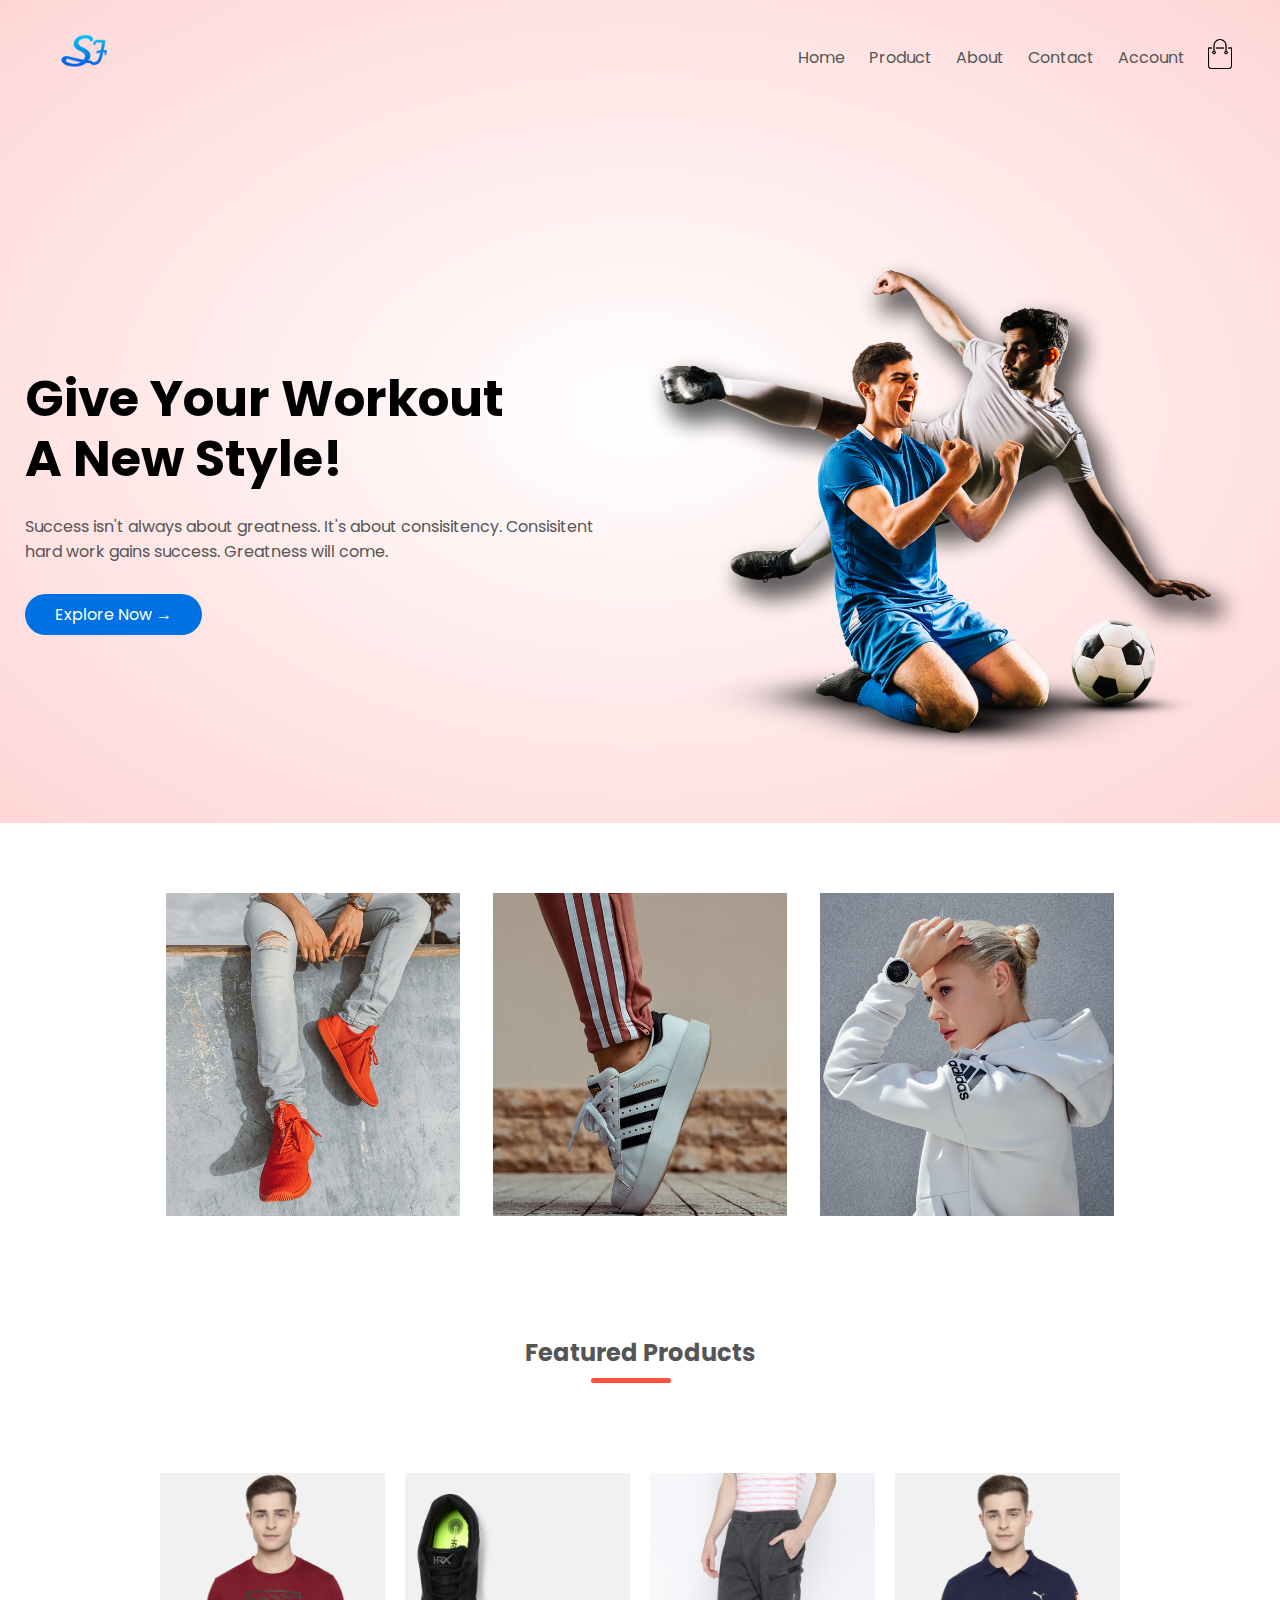
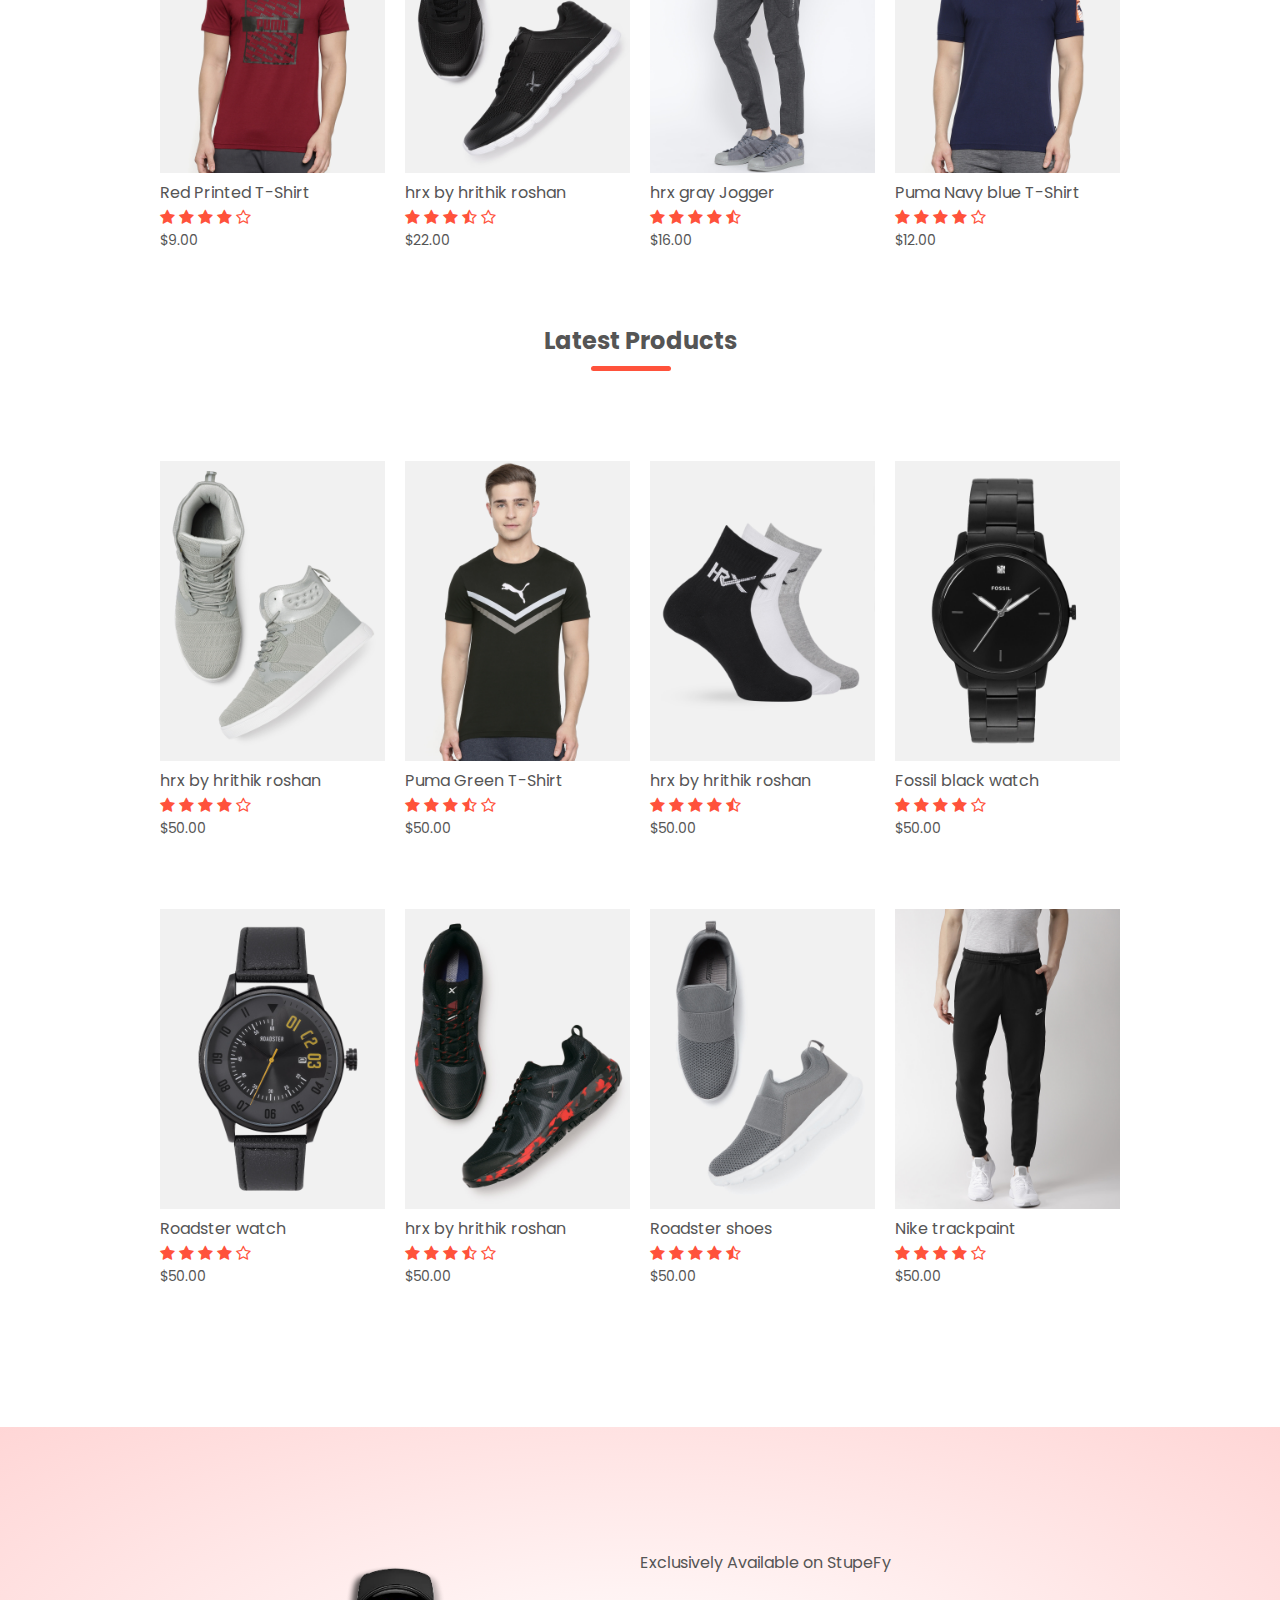
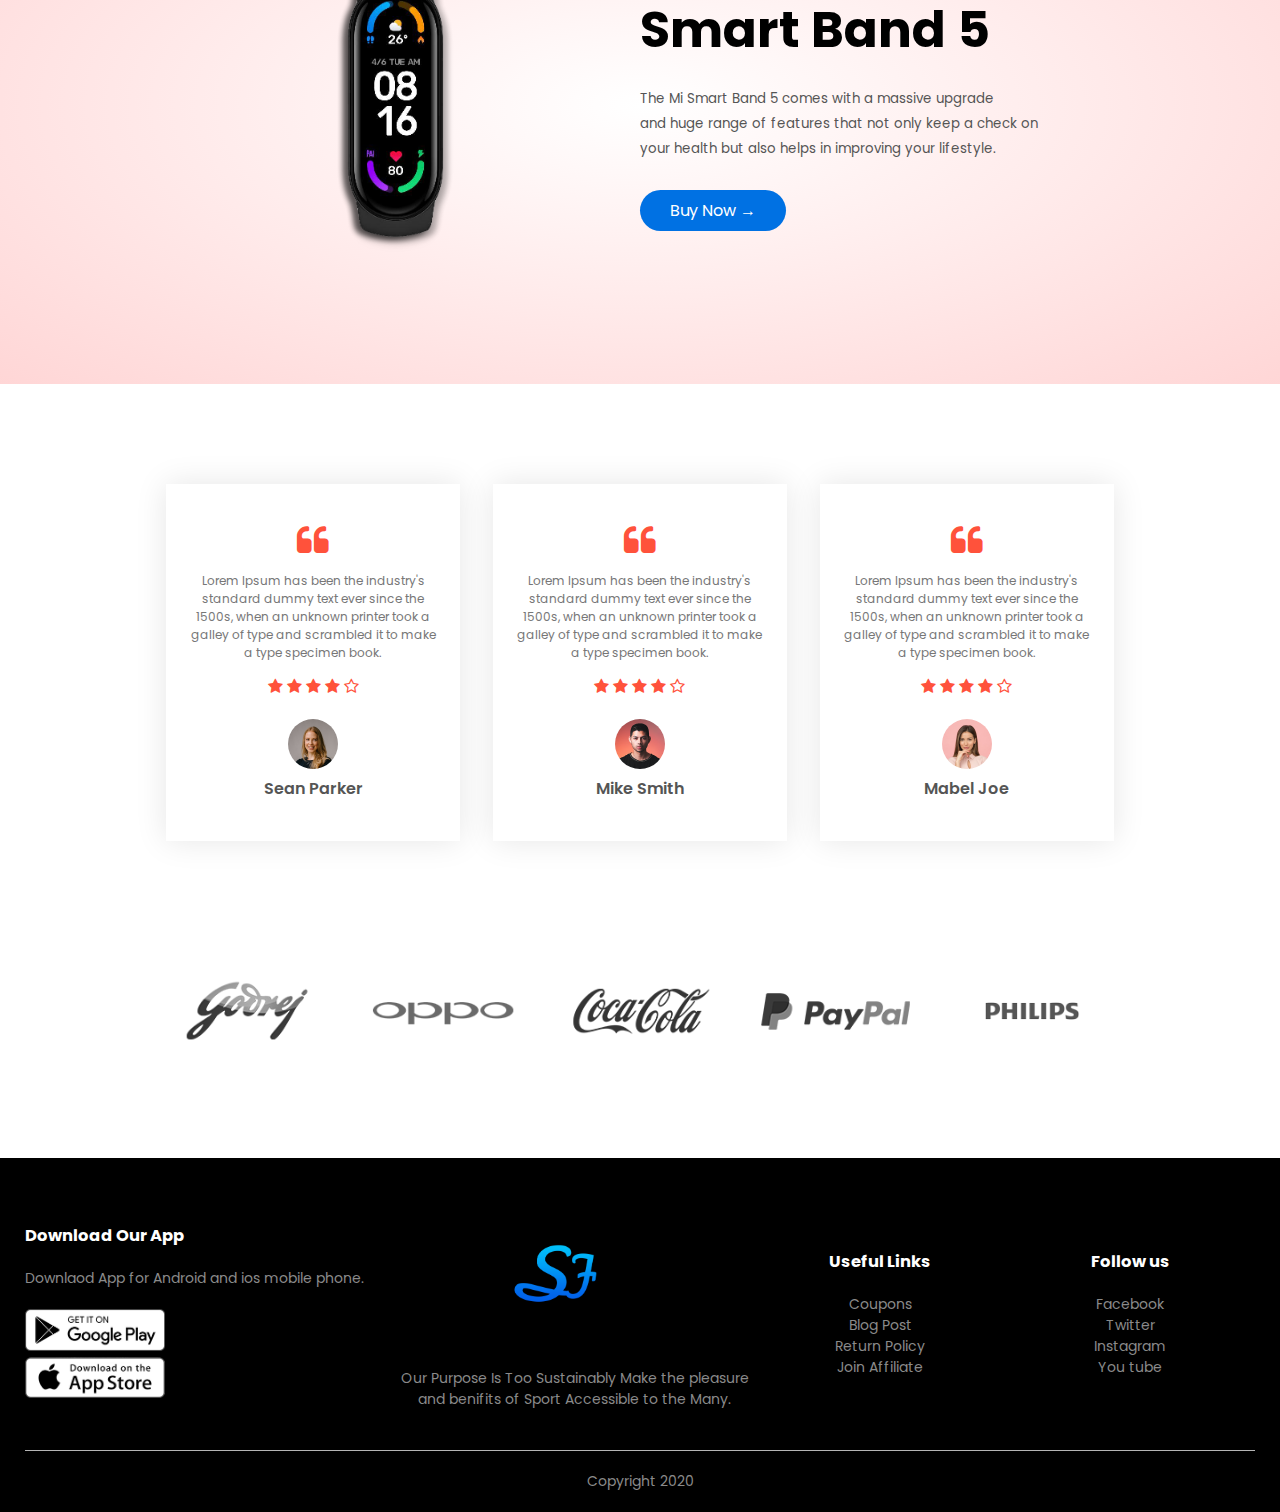
<file: e-commerce/index.html>
<!DOCTYPE html>
<html lang ="en">
<head>
  <meta charset="utf-8">
  <meta name="viewport" content="width= device-width, initial-scale=1.0">
 <title>StupeFy</title>
 
<link rel="shortcut icon" href="images/logo.png">
<link rel="stylesheet" type="text/css" href="style.css">
<link rel="preconnect" href="https://fonts.gstatic.com">
<link href="https://fonts.googleapis.com/css2?family=Poppins:wght@300;400;500;600;700&display=swap" rel="stylesheet">
<link rel="stylesheet"type="text/css" href="https://stackpath.bootstrapcdn.com/font-awesome/4.7.0/css/font-awesome.min.css">
</head>
<body>
             
<div class="header">
    
  
  <div class="container">
    <div class="navbar">
    <div class="logo">
      <img src="images/logo.png" width="100px">
    </div>
    <nav>
             <ul id="myDIV">
                <li><a href="">Home</a></li>
                <li><a href="product.html">Product</a></li>
                <li><a href="">About</a></li>
                <li><a href="">Contact</a></li>
                <li><a href="">Account</a></li>
            </ul>
    </nav>
       <a href=""><img src="images/cart.png" width="30px" height="30px"></a>
       <img src="images/menu.png"class="menu-icon" onclick="myFunction()">
      
    
  </div>
         <div class="row">
         <div class="col-2">
      <h1>Give Your Workout <br> A New Style!</h1>
      <p>Success isn't always about greatness. It's about consisitency. Consisitent<br> hard work gains success. Greatness will come.</p>
      <a href="" class="btn">Explore Now &#8594;</a>
        </div>
    <div class="col-2">
      <img src="images/image1.png">
      
         </div>

  </div>
    
  </div>
              </div>


<!----------------Featured categories--------------->
<div class="categories">
    <div class="small-container">
    
    <div class="row">
            <div class="col-3">
                 <img src="images/category-1.jpg">
            </div>
            <div class="col-3">
                  <img src="images/category-2.jpg">
            </div>
            <div class="col-3">
                  <img src="images/category-3.jpg">
            </div>
    </div>
    </div>
</div>

<!----------------Featured products--------------->
<div class="small-container">
  <h2 class="title">Featured Products</h2>
  <div class="row">
    <div class="col-4">
    <img src="images/product-1.jpg">
    <h4> Red Printed T-Shirt</h4>
    <div class="rating">
      
      <i class="fa fa-star"></i>
      <i class="fa fa-star"></i>
      <i class="fa fa-star"></i>
      <i class="fa fa-star"></i>
      <i class="fa fa-star-o"></i>
      
    </div>
    <p>$9.00</p>

  </div>
     <div class="col-4">
    <img src="images/product-2.jpg">
    <h4> hrx by hrithik roshan</h4>
    <div class="rating">
      
      <i class="fa fa-star"></i>
      <i class="fa fa-star"></i>
      <i class="fa fa-star"></i>
      <i class="fa fa-star-half-o"></i>
      <i class="fa fa-star-o"></i>
      
    </div>
    <p>$22.00</p>

  </div>
     <div class="col-4">
    <img src="images/product-3.jpg">
    <h4> hrx  gray Jogger</h4>
    <div class="rating">
      
      <i class="fa fa-star"></i>
      <i class="fa fa-star"></i>
      <i class="fa fa-star"></i>
      <i class="fa fa-star"></i>
      <i class="fa fa-star-half-o"></i>
      
    </div>
    <p>$16.00</p>

  </div>
     <div class="col-4">
    <img src="images/product-4.jpg">
    <h4> Puma Navy blue T-Shirt</h4>
    <div class="rating">
      
      <i class="fa fa-star"></i>
      <i class="fa fa-star"></i>
      <i class="fa fa-star"></i>
      <i class="fa fa-star"></i>
      <i class="fa fa-star-o"></i>
      
    </div>
    <p>$12.00</p>

  </div>
</div>
<!----------------Latest products--------------->


            <h2 class="title">Latest Products</h2>
             <div class="row">
    <div class="col-4">
    <img src="images/product-5.jpg">
    <h4> hrx by hrithik roshan</h4>
    <div class="rating">
      <i class="fa fa-star"></i>
      <i class="fa fa-star"></i>
      <i class="fa fa-star"></i>
      <i class="fa fa-star"></i>
      <i class="fa fa-star-o"></i>
      
    </div>
    <p>$50.00</p>

  </div>
     <div class="col-4">
    <img src="images/product-6.jpg">
    <h4> Puma Green T-Shirt</h4>
    <div class="rating">
      <i class="fa fa-star"></i>
      <i class="fa fa-star"></i>
      <i class="fa fa-star"></i>
      <i class="fa fa-star-half-o"></i>
      <i class="fa fa-star-o"></i>
      
    </div>
    <p>$50.00</p>

  </div>
     <div class="col-4">
    <img src="images/product-7.jpg">
    <h4> hrx by hrithik roshan</h4>
    <div class="rating">
      <i class="fa fa-star"></i>
      <i class="fa fa-star"></i>
      <i class="fa fa-star"></i>
      <i class="fa fa-star"></i>
      <i class="fa fa-star-half-o"></i>
      
    </div>
    <p>$50.00</p>

  </div>
     <div class="col-4">
    <img src="images/product-8.jpg">
    <h4> Fossil black watch</h4>
    <div class="rating">
      <i class="fa fa-star"></i>
      <i class="fa fa-star"></i>
      <i class="fa fa-star"></i>
      <i class="fa fa-star"></i>
      <i class="fa fa-star-o"></i>
      
    </div>
    <p>$50.00</p>

  </div>
  <div class="row">
    <div class="col-4">
    <img src="images/product-9.jpg">
    <h4> Roadster watch</h4>
    <div class="rating">
      <i class="fa fa-star"></i>
      <i class="fa fa-star"></i>
      <i class="fa fa-star"></i>
      <i class="fa fa-star"></i>
      <i class="fa fa-star-o"></i>
      
    </div>
    <p>$50.00</p>

  </div>
     <div class="col-4">
    <img src="images/product-10.jpg">
    <h4> hrx by hrithik roshan</h4>
    <div class="rating">
      <i class="fa fa-star"></i>
      <i class="fa fa-star"></i>
      <i class="fa fa-star"></i>
      <i class="fa fa-star-half-o"></i>
      <i class="fa fa-star-o"></i>
      
    </div>
    <p>$50.00</p>

  </div>
     <div class="col-4">
    <img src="images/product-11.jpg">
    <h4> Roadster shoes</h4>
    <div class="rating">
      <i class="fa fa-star"></i>
      <i class="fa fa-star"></i>
      <i class="fa fa-star"></i>
      <i class="fa fa-star"></i>
      <i class="fa fa-star-half-o"></i>
      
    </div>
    <p>$50.00</p>

  </div>
     <div class="col-4">
    <img src="images/product-12.jpg">
    <h4> Nike trackpaint</h4>
    <div class="rating">
      <i class="fa fa-star"></i>
      <i class="fa fa-star"></i>
      <i class="fa fa-star"></i>
      <i class="fa fa-star"></i>
      <i class="fa fa-star-o"></i>
      
    </div>
    <p>$50.00</p>

  </div>
</div>

</div>

</div>

<!---------------offer--------------->
<div class="offer">
  <div class="small-container">
    <div class="row">
      <div class="col-2">
        <img src="images/exclusive.png" class="offer-img">
      </div>
      <div class="col-2">
        <p>Exclusively Available on StupeFy</p>
        <h1>Smart Band 5</h1>
        <small>
                 The Mi Smart Band 5 comes with a massive upgrade <br>and huge range of features that not only keep a check on 
                 <br>your health but also helps in improving your lifestyle.
        </small>
        <a href="" class="btn"> Buy Now &#8594;</a>
      </div>
    </div>
  </div>
</div>

 <!----------------testimonial--------------->    
          <div class="testimonial">
            <div class="small-container">
              <div class="row">
                <div class="col-3">
                   <i class="fa fa-quote-left"></i>
                  <p>Lorem Ipsum has been the industry's standard dummy text ever since the 1500s, when an unknown printer took a galley of type and scrambled it to make a type specimen book.</p>
                  <div class="rating">
      <i class="fa fa-star"></i>
      <i class="fa fa-star"></i>
      <i class="fa fa-star"></i>
      <i class="fa fa-star"></i>
      <i class="fa fa-star-o"></i>
      
    </div>
    <img src="images/user-1.png">
    <h3>Sean Parker</h3>
                </div>
                 <div class="col-3">
                   <i class="fa fa-quote-left"></i>
                  <p>Lorem Ipsum has been the industry's standard dummy text ever since the 1500s, when an unknown printer took a galley of type and scrambled it to make a type specimen book.</p>
                  <div class="rating">
      <i class="fa fa-star"></i>
      <i class="fa fa-star"></i>
      <i class="fa fa-star"></i>
      <i class="fa fa-star"></i>
      <i class="fa fa-star-o"></i>
      
    </div>
    <img src="images/user-2.png">
    <h3>Mike Smith</h3>
                </div>
                 <div class="col-3">
                   <i class="fa fa-quote-left"></i>
                  <p>Lorem Ipsum has been the industry's standard dummy text ever since the 1500s, when an unknown printer took a galley of type and scrambled it to make a type specimen book.</p>
                  <div class="rating">
      <i class="fa fa-star"></i>
      <i class="fa fa-star"></i>
      <i class="fa fa-star"></i>
      <i class="fa fa-star"></i>
      <i class="fa fa-star-o"></i>
      
    </div>
    <img src="images/user-3.png">
    <h3>Mabel Joe</h3>
                </div>
              </div>
            </div>
          </div>

<!----------------brands--------------->
<div class="brands">
  <div class="small-container">
    <div class="row">
      <div class="col-5">
        <img src="images/logo-godrej.png">

      </div>
      <div class="col-5">
        <img src="images/logo-oppo.png">

      </div>
      <div class="col-5">
        <img src="images/logo-coca-cola.png">

      </div>
      <div class="col-5">
        <img src="images/logo-paypal.png">

      </div>
      <div class="col-5">
        <img src="images/logo-philips.png">

      </div>
    
    </div>
  </div>
</div> 

<!-----------------footer---------------->
<div class="footer">
  <div class="container">
    <div class="row">
      <div class="footer-col-1">
        <h3>Download Our App</h3>
        <p>Downlaod App for Android and ios mobile phone. </p>
           <div class="app-logo">
          
          <li><a href=""><img src="images/play-store.png"></a></li>
          <li><a href=""><img src="images/app-store.png"></a></li>
          
          </div>
      </div>
      <div class="footer-col-2">
        <img src="images/logo-white.png">
        <p>Our Purpose Is Too Sustainably Make the pleasure and benifits of Sport Accessible to the Many. </p>
      </div>
      <div class="footer-col-3">
        <h3>Useful Links</h3>
        <ul>
          <li>Coupons</li>
          <li>Blog Post</li>
          <li>Return Policy</li>
          <li>Join Affiliate</li>
        </ul>
      </div>
      <div class="footer-col-4">
        <h3>Follow us</h3>
        <ul>
          <li>Facebook</li>
          <li>Twitter</li>
          <li>Instagram</li>
          <li>You tube</li>
        </ul>
      </div>
    </div>
    <hr>
    <p class="copyright">Copyright 2020 </p>
  </div>
</div>          
<!--------- js for toggle menu ---------->

<script>
  var myDIV = document.getElementById("myDIV");
  myDIV.style.maxHeight ="0px";
function myFunction() {
  
  if (myDIV.style.maxHeight === "0px") 
  {
    myDIV.style.maxHeight ="200px";
  } 
  else 
  {
    myDIV.style.maxHeight ="0px";
  }
}
</script>

</body>
</html>
</file>
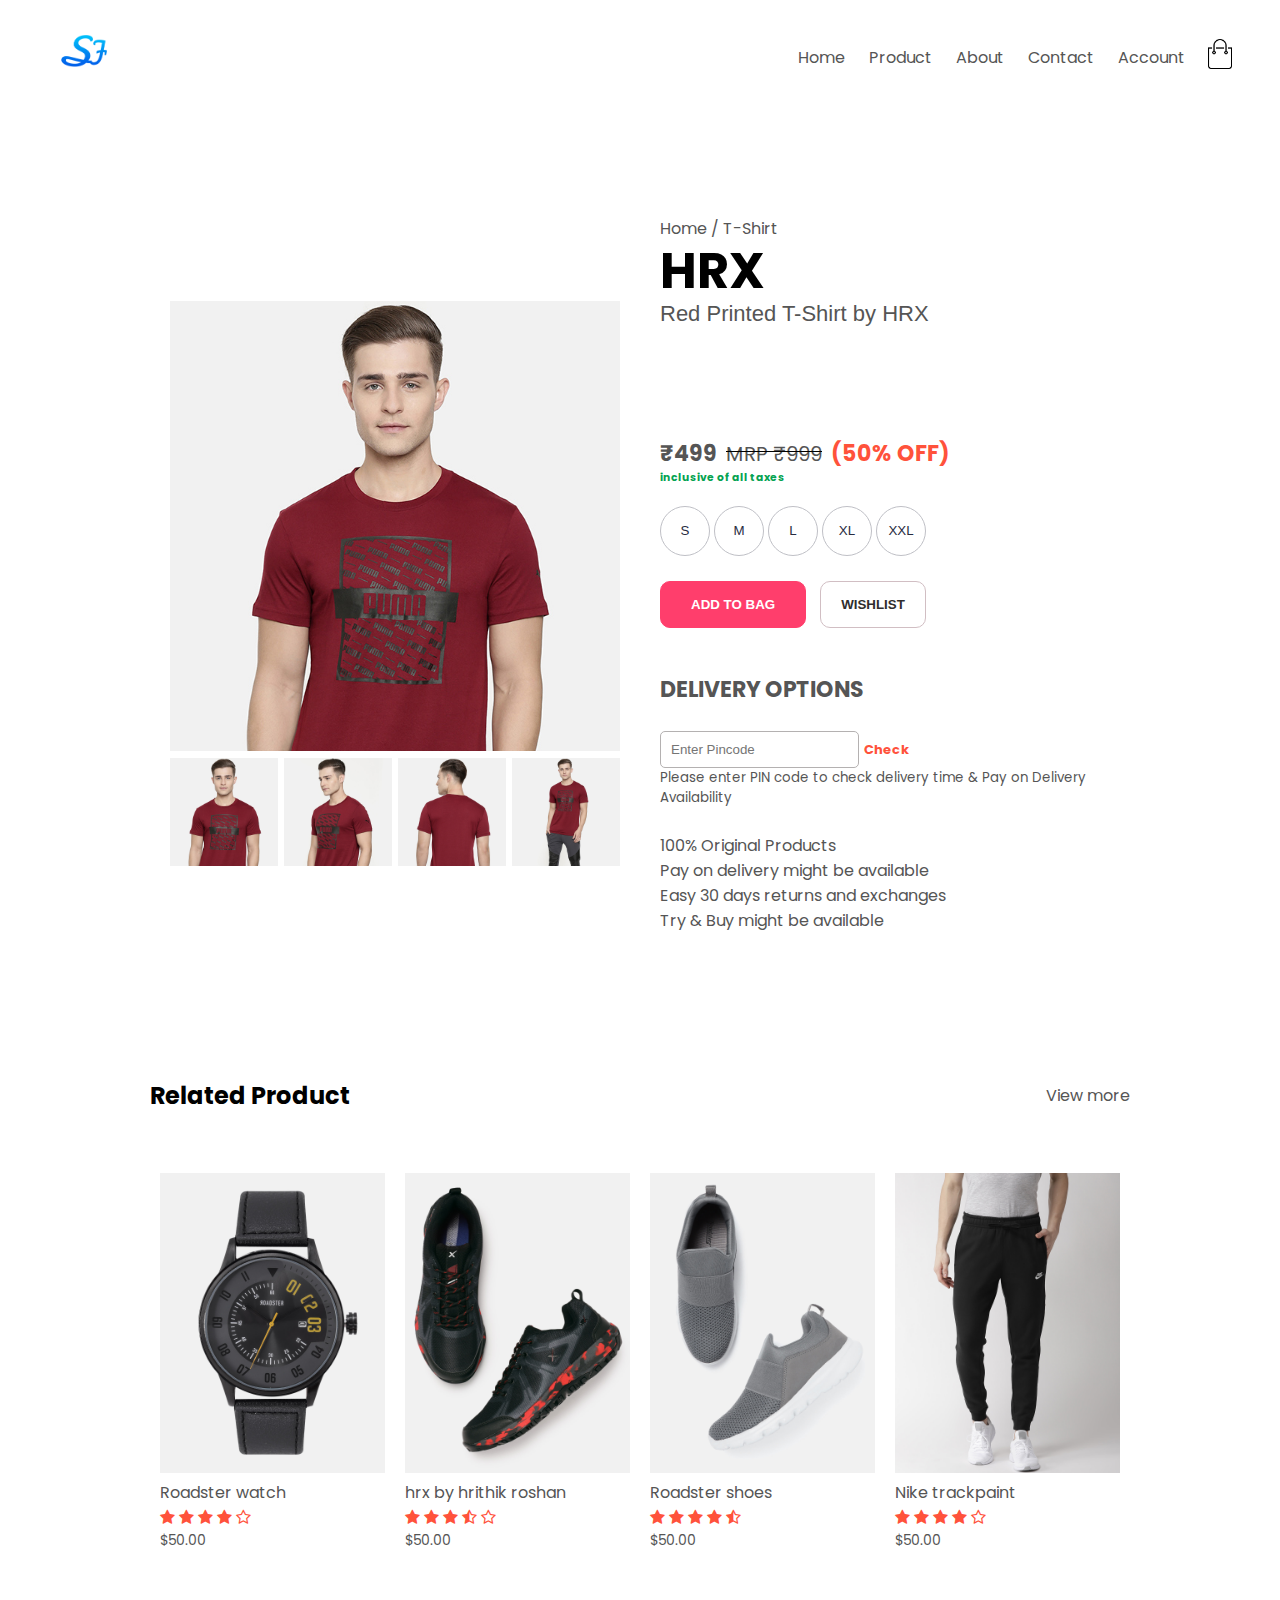
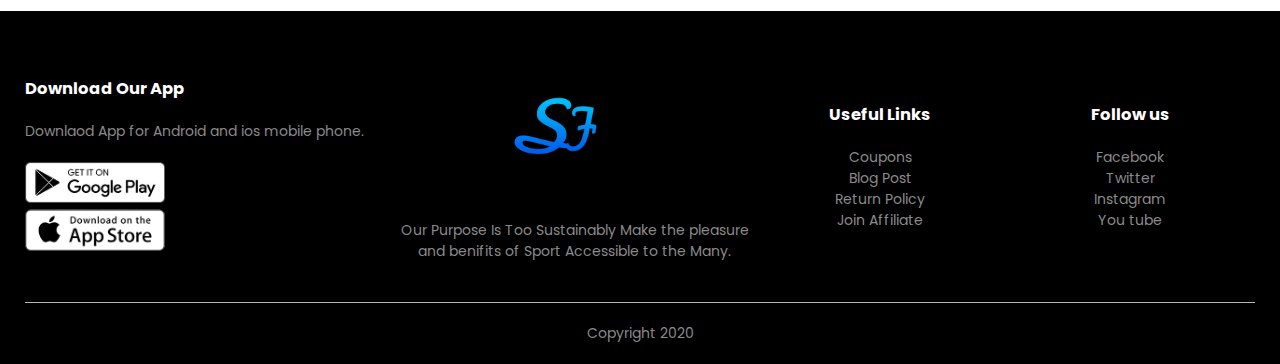
<file: e-commerce/product-details.html>
<!DOCTYPE html>
<html lang ="en">
<head>
  <meta charset="utf-8">
  <meta name="viewport" content="width= device-width, initial-scale=1.0">
 <title>Product Details</title>
 
<link rel="shortcut icon" href="images/logo.png">
<link rel="stylesheet" type="text/css" href="style.css">
<link rel="preconnect" href="https://fonts.gstatic.com">
<link href="https://fonts.googleapis.com/css2?family=Poppins:wght@300;400;500;600;700&display=swap" rel="stylesheet">
<link rel="stylesheet"type="text/css" href="https://stackpath.bootstrapcdn.com/font-awesome/4.7.0/css/font-awesome.min.css">
</head>
<body>
    
        <div class="container">
            <div class="navbar">
                <div class="logo">
                    <img src="images/logo.png" width="100px">
                </div>
                  <nav>
                    <ul id="myDIV">
                        <li><a href="index.html">Home</a></li>
                        <li><a href="product.html">Product</a></li>
                        <li><a href="">About</a></li>
                        <li><a href="">Contact</a></li>
                        <li><a href="">Account</a></li>
                    </ul>
                  </nav>

                  <a href=""><img src="images/cart.png" width="30px" height="30px"></a>
                  <img src="images/menu.png"class="menu-icon" onclick="myFunction()">
            </div>
        </div>


        <!-- -----------Sigle Product Details--------------- -->

        <div class="small-container single-product">
          <div class="row">
            <div class="col-2">
              <img src="images/gallery-1.jpg" width="100%" alt="" id="ProductImg">

              <div class="small-img-row">
                <div class="small-img-col">
                  <img src="images/gallery-1.jpg" width="100%" alt="" class="small-img">
                </div>
                <div class="small-img-col">
                  <img src="images/gallery-2.jpg" width="100%" alt="" class="small-img">
                </div>
                <div class="small-img-col">
                  <img src="images/gallery-3.jpg" width="100%" alt="" class="small-img">
                </div>
                <div class="small-img-col">
                  <img src="images/gallery-4.jpg" width="100%" alt="" class="small-img">
                </div>
              </div>

            </div>

            <div class="col-2">
              <p>Home / T-Shirt</p>
              <div class="product-title">                
                <h1>HRX</h1>
                <p>Red Printed T-Shirt by HRX</p> 
              </div>
                           
              <div class="price">
                <h4>₹499</h4>                
                <del><h4>MRP ₹999</h4></del>
                <span><h4>(50% OFF)</h4></span>                
              </div>
              <h6>inclusive of all taxes</h6>
              <div class="size">
                <button>S</button>
                <button>M</button>
                <button>L</button>
                <button>XL</button>
                <button>XXL</button>
              </div>
             
              <br>
              <div class="bag-wishlist">
                <button id="bag">ADD TO BAG</button>
                <button id="wishlist">WISHLIST</button>
              </div> 
              <br>
              <h4>DELIVERY OPTIONS</h4>    
              <br>     
              <input type="text" name="pincode" placeholder="Enter Pincode" required><label style="font-size: small; font-weight: 700; color:#ff523b; cursor: pointer;" for="pincode">Check</label>
              <p style="font-size: smaller;">Please enter PIN code to check delivery time & Pay on Delivery Availability</p>
              <br>
              <pre style="font-family: 'Poppins', sans-serif; color: #555;">
100% Original Products
Pay on delivery might be available
Easy 30 days returns and exchanges
Try & Buy might be available
              </pre>
            </div>
          </div>
        </div>
        
        <!-- ------------title---------- -->
        <div class="small-container">
          <div class="row row-2">
            <h2>Related Product</h2>
            <p>View more</p>
          </div>
        </div>


<!-- -----------products------- -->


<div class="small-container">  

      <div class="row">

        <div class="col-4">
          <img src="images/product-9.jpg">
          <h4> Roadster watch</h4>
          <div class="rating">
            <i class="fa fa-star"></i>
            <i class="fa fa-star"></i>
            <i class="fa fa-star"></i>
            <i class="fa fa-star"></i>
            <i class="fa fa-star-o"></i>            
          </div>
          <p>$50.00</p>      
        </div>

        <div class="col-4">
          <img src="images/product-10.jpg">
          <h4> hrx by hrithik roshan</h4>
          <div class="rating">
            <i class="fa fa-star"></i>
            <i class="fa fa-star"></i>
            <i class="fa fa-star"></i>
            <i class="fa fa-star-half-o"></i>
            <i class="fa fa-star-o"></i>            
          </div>
          <p>$50.00</p>      
        </div>

        <div class="col-4">
          <img src="images/product-11.jpg">
          <h4> Roadster shoes</h4>
          <div class="rating">
            <i class="fa fa-star"></i>
            <i class="fa fa-star"></i>
            <i class="fa fa-star"></i>
            <i class="fa fa-star"></i>
            <i class="fa fa-star-half-o"></i>            
          </div>
          <p>$50.00</p>      
        </div>

        <div class="col-4">
          <img src="images/product-12.jpg">
          <h4> Nike trackpaint</h4>
          <div class="rating">
            <i class="fa fa-star"></i>
            <i class="fa fa-star"></i>
            <i class="fa fa-star"></i>
            <i class="fa fa-star"></i>
            <i class="fa fa-star-o"></i>            
          </div>
          <p>$50.00</p>      
        </div>

      </div>

  </div>
 

  
</div>

<!-----------------footer---------------->
<div class="footer">
  <div class="container">
    <div class="row">
      <div class="footer-col-1">
        <h3>Download Our App</h3>
        <p>Downlaod App for Android and ios mobile phone. </p>
           <div class="app-logo">
          
          <li><a href=""><img src="images/play-store.png"></a></li>
          <li><a href=""><img src="images/app-store.png"></a></li>
          
          </div>
      </div>

      <div class="footer-col-2">
        <img src="images/logo-white.png">
        <p>Our Purpose Is Too Sustainably Make the pleasure and benifits of Sport Accessible to the Many. </p>
      </div>

      <div class="footer-col-3">
        <h3>Useful Links</h3>
        <ul>
          <li>Coupons</li>
          <li>Blog Post</li>
          <li>Return Policy</li>
          <li>Join Affiliate</li>
        </ul>
      </div>

      <div class="footer-col-4">
        <h3>Follow us</h3>
        <ul>
          <li>Facebook</li>
          <li>Twitter</li>
          <li>Instagram</li>
          <li>You tube</li>
        </ul>
      </div>
      
    </div>
    <hr>
    <p class="copyright">Copyright 2020 </p>
  </div>
</div>          
<!--------- js for toggle menu ---------->

<script>
  var myDIV = document.getElementById("myDIV");
  myDIV.style.maxHeight ="0px";
function myFunction() {
  
  if (myDIV.style.maxHeight === "0px") 
  {
    myDIV.style.maxHeight ="200px";
  } 
  else 
  {
    myDIV.style.maxHeight ="0px";
  }
}
</script>

<!-- ------------js for product gallery------------- -->

<script>
  var ProductImg = document.getElementById("ProductImg");
  var SmallImg = document.getElementsByClassName("small-img");

  SmallImg[0].onclick = function(){
    ProductImg.src = SmallImg[0].src;
  }
  SmallImg[1].onclick = function(){
    ProductImg.src = SmallImg[1].src;
  }
  SmallImg[2].onclick = function(){
    ProductImg.src = SmallImg[2].src;
  }
  SmallImg[3].onclick = function(){
    ProductImg.src = SmallImg[3].src;
  }

</script>

</body>
</html>
</file>
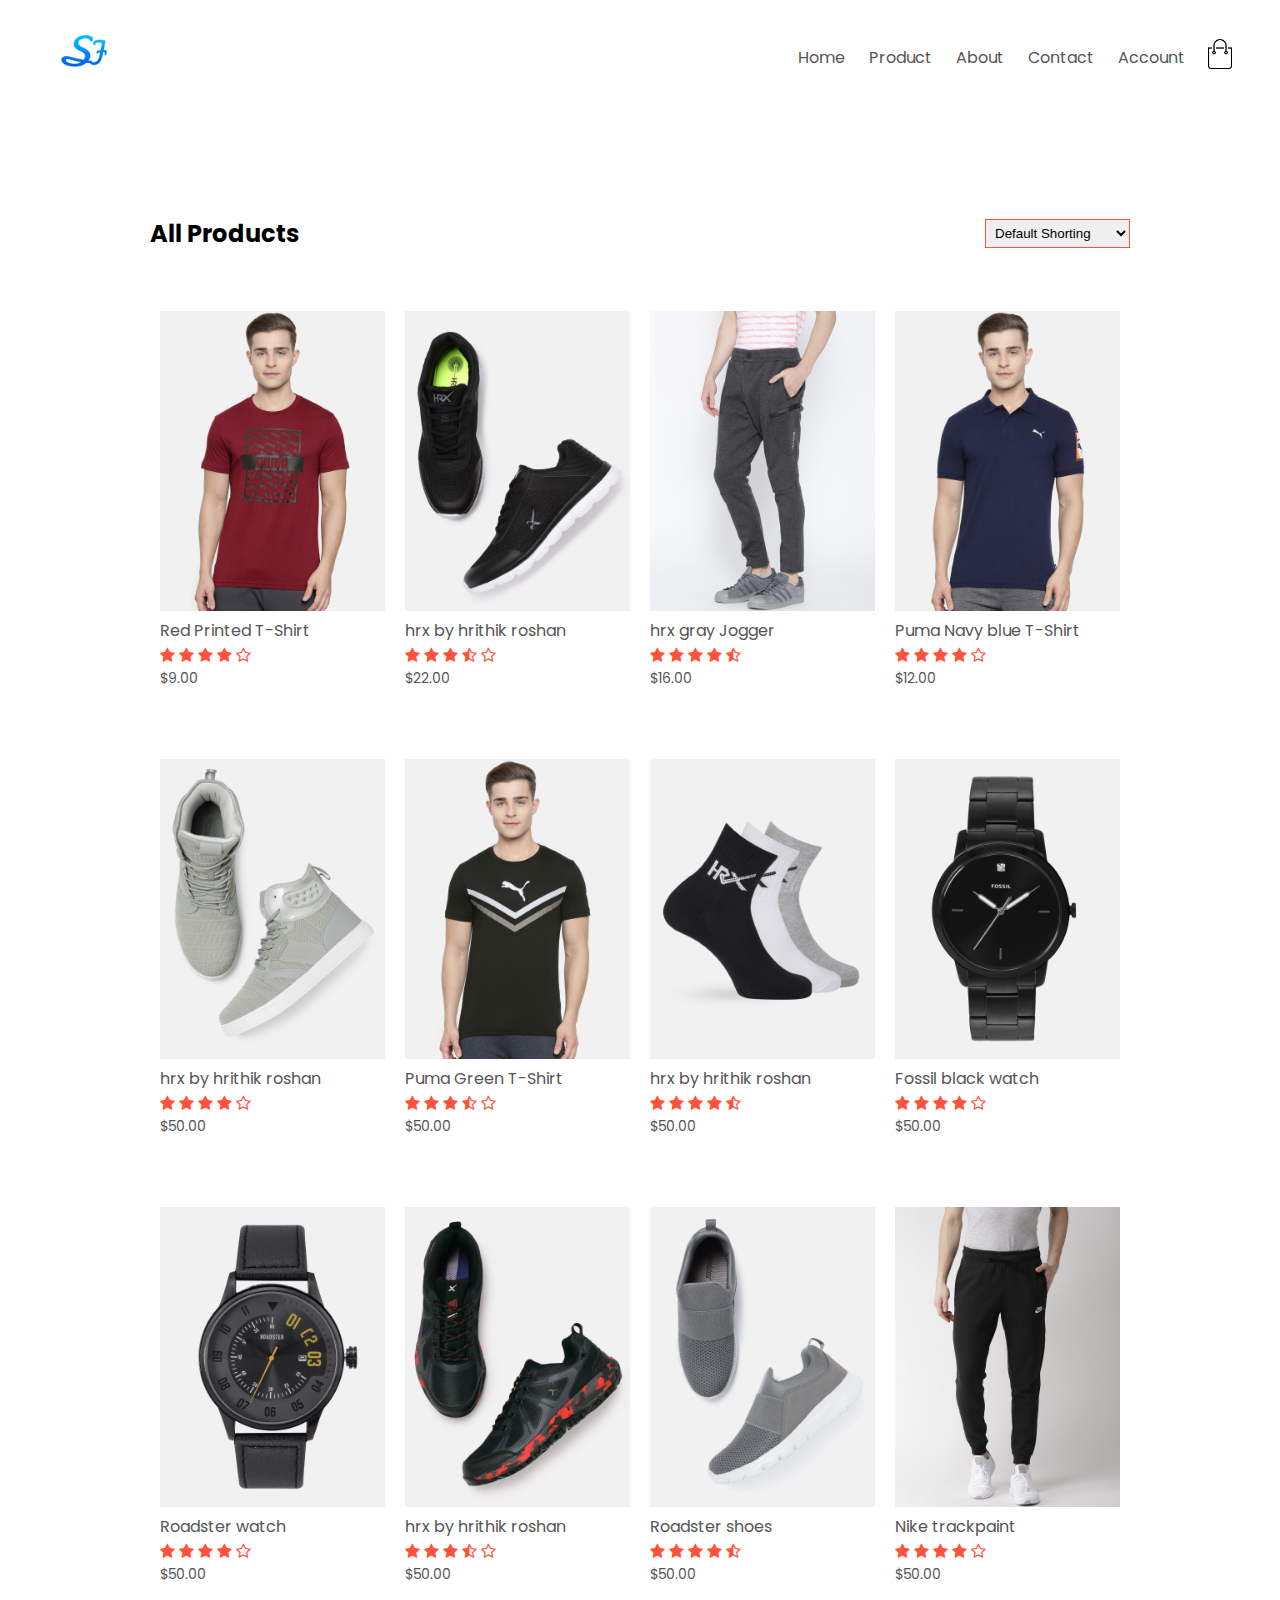
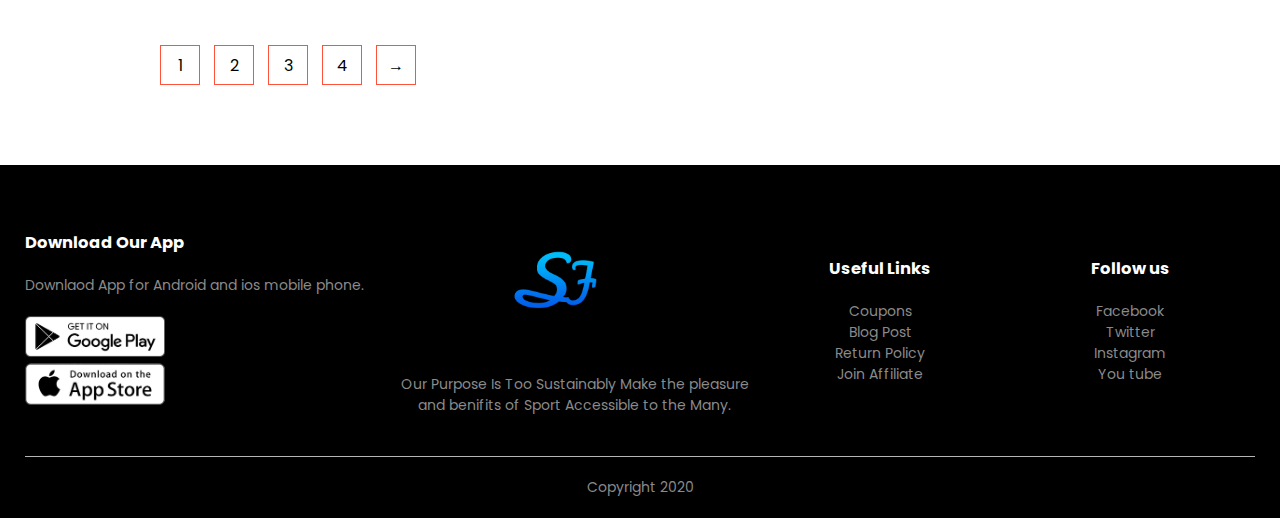
<file: e-commerce/product.html>
<!DOCTYPE html>
<html lang ="en">
<head>
  <meta charset="utf-8">
  <meta name="viewport" content="width= device-width, initial-scale=1.0">
 <title>All Product</title>
 
<link rel="shortcut icon" href="images/logo.png">
<link rel="stylesheet" type="text/css" href="style.css">
<link rel="preconnect" href="https://fonts.gstatic.com">
<link href="https://fonts.googleapis.com/css2?family=Poppins:wght@300;400;500;600;700&display=swap" rel="stylesheet">
<link rel="stylesheet"type="text/css" href="https://stackpath.bootstrapcdn.com/font-awesome/4.7.0/css/font-awesome.min.css">
</head>
<body>
    
        <div class="container">
            <div class="navbar">
                <div class="logo">
                    <img src="images/logo.png" width="100px">
                </div>
                  <nav>
                    <ul id="myDIV">
                        <li><a href="index.html">Home</a></li>
                        <li><a href="">Product</a></li>
                        <li><a href="">About</a></li>
                        <li><a href="">Contact</a></li>
                        <li><a href="">Account</a></li>
                    </ul>
                  </nav>

                  <a href=""><img src="images/cart.png" width="30px" height="30px"></a>
                  <img src="images/menu.png"class="menu-icon" onclick="myFunction()">
            </div>
        </div>
    


<div class="small-container">

    <div class="row row-2">
        <h2>All Products</h2>
        <select>
            <option>Default Shorting</option>
            <option>Short By price</option>
            <option>Short By popularity</option>
            <option>Short By rating</option>
            <option>Short By sell</option>
        </select>
    </div>
    
    <div class="row">
      <div class="col-4">
      <img src="images/product-1.jpg">
      <h4> Red Printed T-Shirt</h4>
      <div class="rating">
        
        <i class="fa fa-star"></i>
        <i class="fa fa-star"></i>
        <i class="fa fa-star"></i>
        <i class="fa fa-star"></i>
        <i class="fa fa-star-o"></i>
        
      </div>
      <p>$9.00</p>
  
    </div>
       <div class="col-4">
      <img src="images/product-2.jpg">
      <h4> hrx by hrithik roshan</h4>
      <div class="rating">
        
        <i class="fa fa-star"></i>
        <i class="fa fa-star"></i>
        <i class="fa fa-star"></i>
        <i class="fa fa-star-half-o"></i>
        <i class="fa fa-star-o"></i>
        
      </div>
      <p>$22.00</p>
  
    </div>
       <div class="col-4">
      <img src="images/product-3.jpg">
      <h4> hrx  gray Jogger</h4>
      <div class="rating">
        
        <i class="fa fa-star"></i>
        <i class="fa fa-star"></i>
        <i class="fa fa-star"></i>
        <i class="fa fa-star"></i>
        <i class="fa fa-star-half-o"></i>
        
      </div>
      <p>$16.00</p>
  
    </div>
       <div class="col-4">
      <img src="images/product-4.jpg">
      <h4> Puma Navy blue T-Shirt</h4>
      <div class="rating">
        
        <i class="fa fa-star"></i>
        <i class="fa fa-star"></i>
        <i class="fa fa-star"></i>
        <i class="fa fa-star"></i>
        <i class="fa fa-star-o"></i>
        
      </div>
      <p>$12.00</p>
  
    </div>
  </div>

  <div class="row">
    <div class="col-4">
        <img src="images/product-5.jpg">
        <h4> hrx by hrithik roshan</h4>
        <div class="rating">
          <i class="fa fa-star"></i>
          <i class="fa fa-star"></i>
          <i class="fa fa-star"></i>
          <i class="fa fa-star"></i>
          <i class="fa fa-star-o"></i>
          
        </div>
        <p>$50.00</p>
    
      </div>
         <div class="col-4">
        <img src="images/product-6.jpg">
        <h4> Puma Green T-Shirt</h4>
        <div class="rating">
          <i class="fa fa-star"></i>
          <i class="fa fa-star"></i>
          <i class="fa fa-star"></i>
          <i class="fa fa-star-half-o"></i>
          <i class="fa fa-star-o"></i>
          
        </div>
        <p>$50.00</p>
    
      </div>
         <div class="col-4">
        <img src="images/product-7.jpg">
        <h4> hrx by hrithik roshan</h4>
        <div class="rating">
          <i class="fa fa-star"></i>
          <i class="fa fa-star"></i>
          <i class="fa fa-star"></i>
          <i class="fa fa-star"></i>
          <i class="fa fa-star-half-o"></i>
          
        </div>
        <p>$50.00</p>
    
      </div>
         <div class="col-4">
        <img src="images/product-8.jpg">
        <h4> Fossil black watch</h4>
        <div class="rating">
          <i class="fa fa-star"></i>
          <i class="fa fa-star"></i>
          <i class="fa fa-star"></i>
          <i class="fa fa-star"></i>
          <i class="fa fa-star-o"></i>
          
        </div>
        <p>$50.00</p>
    
      </div>
      <div class="row">
        <div class="col-4">
        <img src="images/product-9.jpg">
        <h4> Roadster watch</h4>
        <div class="rating">
          <i class="fa fa-star"></i>
          <i class="fa fa-star"></i>
          <i class="fa fa-star"></i>
          <i class="fa fa-star"></i>
          <i class="fa fa-star-o"></i>
          
        </div>
        <p>$50.00</p>
    
      </div>
         <div class="col-4">
        <img src="images/product-10.jpg">
        <h4> hrx by hrithik roshan</h4>
        <div class="rating">
          <i class="fa fa-star"></i>
          <i class="fa fa-star"></i>
          <i class="fa fa-star"></i>
          <i class="fa fa-star-half-o"></i>
          <i class="fa fa-star-o"></i>
          
        </div>
        <p>$50.00</p>
    
      </div>
         <div class="col-4">
        <img src="images/product-11.jpg">
        <h4> Roadster shoes</h4>
        <div class="rating">
          <i class="fa fa-star"></i>
          <i class="fa fa-star"></i>
          <i class="fa fa-star"></i>
          <i class="fa fa-star"></i>
          <i class="fa fa-star-half-o"></i>
          
        </div>
        <p>$50.00</p>
    
      </div>
         <div class="col-4">
        <img src="images/product-12.jpg">
        <h4> Nike trackpaint</h4>
        <div class="rating">
          <i class="fa fa-star"></i>
          <i class="fa fa-star"></i>
          <i class="fa fa-star"></i>
          <i class="fa fa-star"></i>
          <i class="fa fa-star-o"></i>
          
        </div>
        <p>$50.00</p>
    
      </div>
    </div>
  </div>

  <div class="page-btn">
    <span>1</span>
    <span>2</span>
    <span>3</span>
    <span>4</span>
    <span>&#8594;</span>
  </div>
</div>

<!-----------------footer---------------->
<div class="footer">
  <div class="container">
    <div class="row">
      <div class="footer-col-1">
        <h3>Download Our App</h3>
        <p>Downlaod App for Android and ios mobile phone. </p>
           <div class="app-logo">
          
          <li><a href=""><img src="images/play-store.png"></a></li>
          <li><a href=""><img src="images/app-store.png"></a></li>
          
          </div>
      </div>
      <div class="footer-col-2">
        <img src="images/logo-white.png">
        <p>Our Purpose Is Too Sustainably Make the pleasure and benifits of Sport Accessible to the Many. </p>
      </div>
      <div class="footer-col-3">
        <h3>Useful Links</h3>
        <ul>
          <li>Coupons</li>
          <li>Blog Post</li>
          <li>Return Policy</li>
          <li>Join Affiliate</li>
        </ul>
      </div>
      <div class="footer-col-4">
        <h3>Follow us</h3>
        <ul>
          <li>Facebook</li>
          <li>Twitter</li>
          <li>Instagram</li>
          <li>You tube</li>
        </ul>
      </div>
    </div>
    <hr>
    <p class="copyright">Copyright 2020 </p>
  </div>
</div>          
<!--------- js for toggle menu ---------->

<script>
  var myDIV = document.getElementById("myDIV");
  myDIV.style.maxHeight ="0px";
function myFunction() {
  
  if (myDIV.style.maxHeight === "0px") 
  {
    myDIV.style.maxHeight ="200px";
  } 
  else 
  {
    myDIV.style.maxHeight ="0px";
  }
}
</script>

</body>
</html>
</file>
<file: e-commerce/style.css>
*{
	margin: 0;
	padding: 0;
	box-sizing: border-box;
}
body{
	font-family: 'Poppins', sans-serif;
}
.navbar{
	display: flex;
	align-items: center;
	padding: 20px;
}


nav{
	flex: 1;
	text-align: right;
}

nav ul{
	display: inline-block;
	list-style-type: none;	
	}


nav ul li{
	display: inline-block;
	margin-right: 20px;
	transition: transform 0.3s;
	}
nav ul li:hover{
	transform: translateY(-5px);
}

a{
	text-decoration: none;
	color: #555;
	}

.home{
	color:#0071e3; 
}	


p{
	color: #555;
}
.container{
	max-width: 1300px;
	margin: auto;
	padding-left: 25px;
	padding-right: 25px;
}
.row{
	display: flex;
	align-items: center;
	flex-wrap: wrap;
	justify-content: space-around;
}
.col-2{
	flex-basis: 50%;
	min-width: 300px;

}
.col-2 img{
	max-width: 100%;
	padding: 50px 0;
}
.col-2 h1{
	font-size: 50px;
	line-height: 60px;
	margin: 25px 0;
}
.btn{
	display: inline-block;
	background: #0071e3;
	color: #fff;
	padding: 8px 30px;
	margin: 30px 0;
	border-radius: 30px;
	transition: background 0.5s;
}
.btn:hover{
	background:#0c85ff;
}
.header{
	background: radial-gradient(#fff,#ffd6d6);
}
.header .row{
	margin-top: 70px;
}
.categories{
	margin: 70px 0;
}
.col-3{
	flex-basis: 30%;
	min-width: 250px;
	margin-bottom: 30px;
}
.col-3 img{
	width: 100%;
}
.small-container{
	max-width: 1080px;
	margin: auto;
	padding-left: 50px;
	padding-right: 50px;
}
.col-4{
	flex-basis: 25%;
	padding: 10px;
	min-width: 200px;
	margin-bottom: 50px;
    transition: transform 0.5s;
}
.col-4 img{
	width: 100%;
}
.title{
	text-align: center;
	margin: 0 auto 80px;
	position: relative;
	line-height: 60px;
	color: #555;
}
.title::after{
	content:'';
	background: #ff523b;
	width: 80px;
	height: 5px;
	border-radius: 5px;
	position: absolute;
	bottom: 0;
	left: 45%;
	transform: translateX(-50);
}
h4{
	color: #555;
	font-weight: normal;
}
.col-4 p{
	font-size: 14px;
}
.rating .fa{
 color: #ff523b;
}
.col-4:hover{
	transform: translateY(-5px);
}
.offer{
     background: radial-gradient(#fff,#ffd6d6);
     margin-top: 80px;
     padding: 30px 0;
}
.col-2 .offer-img{
	padding: 50px;
}
small{
	color: #555;
}
/*----------------testimonial---------------*/

.testimonial{
	padding-top: 100px;

}
.testimonial .col-3{
	text-align: center;
	padding: 40px 20px;
	box-shadow: 0 0 30px 0px rgba(0,0,0,0.1);
	cursor: pointer;
	transition: transform 0.5s;
}
.testimonial .col-3 img{
	width: 50px;
	margin-top: 20px;
	border-radius: 50px;

}
.testimonial .col-3:hover{
	transform: translateY(-10px);
}
.fa.fa-quote-left{
	font-size: 34px;
	color: #ff523b;
}
.col-3 p{
	font-size: 12px;
	margin: 12px 0;
	color: #777;
}
.testimonial .col-3 h3{
	font-weight: 600;
	color: #555;
	font-size: 16px;
}
/*---------------brands---------------*/
.brands{
	margin: 100px auto;
}
.col-5{
	width: 160px;
}
.col-5 img{
	width: 100%;
	cursor: pointer;
	filter: grayscale(100%);
}
.col-5 img:hover{
	filter: grayscale(0%);
}
/*----------------footer--------------*/

.footer{
	background: #000;
	color: #8a8a8a;
	font-size: 14px;
	padding: 60px 0 20px;
}
.footer p{
	color: #8a8a8a;
}
.footer h3{
	color: #fff;
	margin-bottom: 20px;
}
.footer-col-1, .footer-col-2, .footer-col-3, .footer-col-4{
	min-width: 250px;
	margin-bottom: 20px;
}
.footer-col-1{
	flex-basis: 30%;
	list-style-type: none;

}
.footer-col-2{
	flex: 1%;
	text-align: center;
}
.footer-col-2 img{
	width: 180px;
	margin-bottom: 20px;
}
.footer-col-3,.footer-col-4{
	flex-basis: 12%;
	text-align: center;
}
ul{
	list-style-type:  none;
}
.app-logo{
	margin-top: 20px;
}
.app-logo img{
  
  width: 140px;
}
.footer hr{
    border: none;
    background: #b5b5b5;
    height:1px;
    margin: 20px 0;
}
.copyright{
	text-align: center;
}
.menu-icon{
	width: 28px;
	margin-left:20px;
	display: none;
	}
/*-----media query for menu-----*/

@media only screen and (max-width: 800px){
	nav ul{
		position: absolute;
		top: 80px;
		left: 0;
		width: 100%;
		overflow: hidden;
		transition: max-height 0.6s;
	}
	nav ul li{
		display: block;
		margin-right: 50px;
		margin-top: 10px;
		margin-bottom:10px;

	}
nav ul li a{

	color: #555;
}
.menu-icon{
	display: block;
	cursor: pointer;
}
}


/*--------------- all products page----------------- */

.row-2{
	justify-content: space-between;
	margin: 100px auto 50px;
}

select{
	border: 1px solid #ff523b;
	padding: 5px;
}
select:focus{
	outline: none;
}

.page-btn{
	margin: 0 auto 80px;
}
.page-btn span{
	display: inline-block;
	border: 1px solid #ff523b;
	margin-left: 10px;
	width: 40px;
	height: 40px;
	text-align: center;
	line-height: 40px;
	cursor: pointer;
}
.page-btn span:hover{
	background: #ff523b;
	color: #fff;
}



/* -------------Single Product details-------------- */


.single-product{
	margin-top: 80px;
}
.single-product .col-2 img{
	padding: 0;
}
.single-product .col-2{
	padding: 20px;
}
.single-product h4{
	margin: 20px 5px 0 0;
	font-size: 22px;
	font-weight: bold;
}
.single-product .col-2 .product-title h1{
	margin-top: 0;
	margin-bottom: 0;
}
.single-product .col-2 .product-title p{
	margin-bottom: 110px;
	font-size: 22px;
	font-family: 'Roboto', sans-serif;
}

.price h4{
	display: inline;
}
.price span h4{
	color:  #ff523b;
}
.price del h4{
	font-size: 20px;
	font-weight: normal;
}

.single-product .col-2 h6{
	color: rgb(5, 163, 82);
}
.size{
	margin-top: 20px;
}
.size button{	
	background-color: #fff;
    border: 1px solid #bfc0c6;	
    border-radius: 50px;
    padding: 0;
    min-width: 50px;
    height: 50px;
    text-align: center;
    cursor: pointer;
    color: #282c3f; 	 	
}
.size button:hover{
	border: 1px solid #ff523b;
}
.bag-wishlist #bag{
	cursor: pointer;
	padding: 15px 30px;
	background-color: #ff3e6c;
	font-weight: 600;
	color: white;
	border: 1px solid #ff3e6c;
	border-radius: 10px;
}
.bag-wishlist #bag .fa fa-shopping-bag{
	color: white;
}
.bag-wishlist #bag:hover{
	background-color: #f96285;
}
.bag-wishlist #wishlist{
	margin-left: 10px;
	cursor: pointer;
	padding: 15px 20px;
	background: none;	
	font-weight: 600;
	color: rgb(48, 45, 45);	
	border: 1px solid #d1bec3;
	border-radius: 10px;
}
.bag-wishlist #wishlist:hover{
	border: 1px solid rgb(36, 34, 34);
}

.col-2 input{
	outline: none;
	padding: 10px 10px;
	border-radius: 5px;
	border: 0.3px solid rgb(180, 177, 177);
}
.col-2 label{
	margin-left: 5px;
}

.single-product .fa{
	color: #ff523b;
	margin-left: 10px;
}

.small-img-row{
	display: flex;
	justify-content: space-between;
}
.small-img-col{
	flex-basis: 24%;
	cursor: pointer;
}














/*---------media query for less than 600 screen size menu*/

@media only screen and (max-width: 600px){
	.row{
		text-align: center; 
	}
	.col-2, .col-3, .col-4{
		flex-basis: 100%;
	}
	.single-product .row{
		text-align: left;
	}
	.single-product col-2{
		padding: 20px 0;
	}
	.single-product h1{
		font-size: 26px;
		line-height: 32px;
	}
}
</file>
